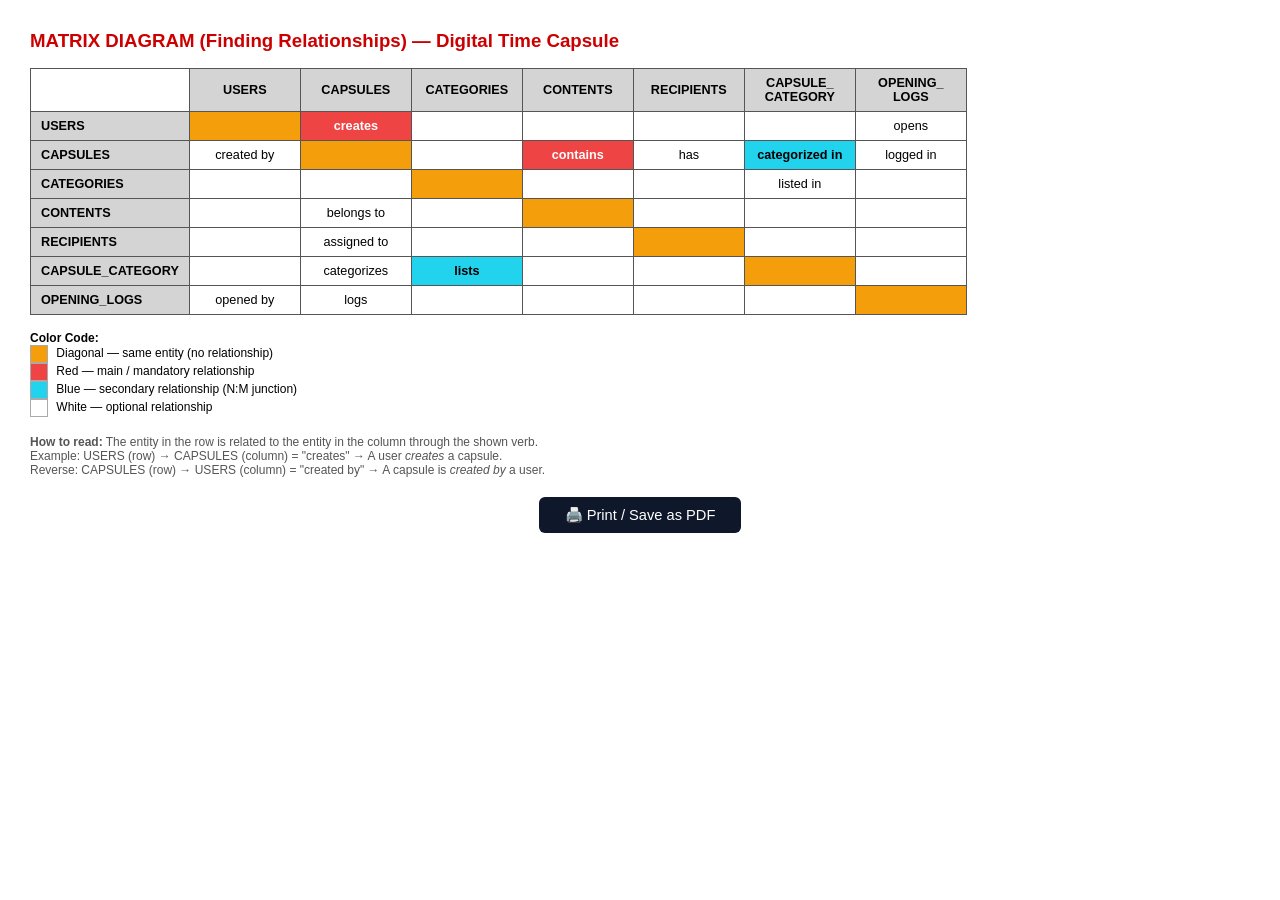
<file: matrix_diagram.html>
<!DOCTYPE html>
<html lang="tr">
<head>
<meta charset="UTF-8">
<title>Matrix Diagram — Dijital Zaman Kapsülü</title>
<style>
  body { font-family: Arial, sans-serif; margin: 30px; background: #fff; }
  h2 { color: #cc0000; font-size: 14pt; margin-bottom: 16px; }
  table { border-collapse: collapse; font-size: 9.5pt; }
  th, td { border: 1.5px solid #555; padding: 7px 10px; text-align: center; min-width: 90px; }

  /* Header row / col */
  .h-num  { background: #fff; font-weight: bold; }
  .h-name { background: #d4d4d4; font-weight: bold; }
  .h-central { background: #d4d4d4; font-weight: bold; color: #cc0000; }

  /* Diagonal (same entity) */
  .diag { background: #f59e0b; }

  /* Normal relationship cell */
  .rel { background: #fff; }

  /* Important relationship (red bg) */
  .rel-red { background: #ef4444; color: #fff; font-weight: bold; }

  /* Secondary relationship (cyan bg) */
  .rel-cyan { background: #22d3ee; font-weight: bold; }

  /* Central entity row — strikethrough */
  .central-row td { text-decoration: line-through; color: #cc0000; font-weight: bold; }
  .central-row td.diag { text-decoration: none; color: #000; }
  .central-row td.empty { text-decoration: none; }

  /* Row headers */
  .row-num  { background: #fff; font-weight: bold; }
  .row-name { background: #d4d4d4; font-weight: bold; text-align: left; }
  .row-name-central { background: #d4d4d4; font-weight: bold; text-align: left; color: #cc0000; }

  .empty { background: #fff; }
  .note { font-size: 9pt; color: #555; margin-top: 18px; }
  .legend { margin-top: 16px; font-size: 9pt; }
  .legend span { display: inline-block; width: 16px; height: 16px; margin-right: 5px; vertical-align: middle; border: 1px solid #aaa; }
</style>
</head>
<body>

<h2>MATRIX DIAGRAM (Finding Relationships) — Digital Time Capsule</h2>

<table>
  <!-- HEADER ROW: Entity names only -->
  <tr>
    <td class="h-num"></td>
    <th class="h-name">USERS</th>
    <th class="h-name">CAPSULES</th>
    <th class="h-name">CATEGORIES</th>
    <th class="h-name">CONTENTS</th>
    <th class="h-name">RECIPIENTS</th>
    <th class="h-name">CAPSULE_<br>CATEGORY</th>
    <th class="h-name">OPENING_<br>LOGS</th>
  </tr>

  <!-- ROW 1: USERS -->
  <tr>
    <td class="row-name">USERS</td>
    <td class="diag"></td>
    <td class="rel-red">creates</td>
    <td class="empty"></td>
    <td class="empty"></td>
    <td class="empty"></td>
    <td class="empty"></td>
    <td class="rel">opens</td>
  </tr>

  <!-- ROW 2: CAPSULES -->
  <tr>
    <td class="row-name">CAPSULES</td>
    <td class="rel">created by</td>
    <td class="diag"></td>
    <td class="empty"></td>
    <td class="rel-red">contains</td>
    <td class="rel">has</td>
    <td class="rel-cyan">categorized in</td>
    <td class="rel">logged in</td>
  </tr>

  <!-- ROW 3: CATEGORIES -->
  <tr>
    <td class="row-name">CATEGORIES</td>
    <td class="empty"></td>
    <td class="empty"></td>
    <td class="diag"></td>
    <td class="empty"></td>
    <td class="empty"></td>
    <td class="rel">listed in</td>
    <td class="empty"></td>
  </tr>

  <!-- ROW 4: CONTENTS -->
  <tr>
    <td class="row-name">CONTENTS</td>
    <td class="empty"></td>
    <td class="rel">belongs to</td>
    <td class="empty"></td>
    <td class="diag"></td>
    <td class="empty"></td>
    <td class="empty"></td>
    <td class="empty"></td>
  </tr>

  <!-- ROW 5: RECIPIENTS -->
  <tr>
    <td class="row-name">RECIPIENTS</td>
    <td class="empty"></td>
    <td class="rel">assigned to</td>
    <td class="empty"></td>
    <td class="empty"></td>
    <td class="diag"></td>
    <td class="empty"></td>
    <td class="empty"></td>
  </tr>

  <!-- ROW 6: CAPSULE_CATEGORY -->
  <tr>
    <td class="row-name">CAPSULE_CATEGORY</td>
    <td class="empty"></td>
    <td class="rel">categorizes</td>
    <td class="rel-cyan">lists</td>
    <td class="empty"></td>
    <td class="empty"></td>
    <td class="diag"></td>
    <td class="empty"></td>
  </tr>

  <!-- ROW 7: OPENING_LOGS -->
  <tr>
    <td class="row-name">OPENING_LOGS</td>
    <td class="rel">opened by</td>
    <td class="rel">logs</td>
    <td class="empty"></td>
    <td class="empty"></td>
    <td class="empty"></td>
    <td class="empty"></td>
    <td class="diag"></td>
  </tr>
</table>

<div class="legend">
  <strong>Color Code:</strong><br>
  <span style="background:#f59e0b"></span> Diagonal — same entity (no relationship)<br>
  <span style="background:#ef4444"></span> Red — main / mandatory relationship<br>
  <span style="background:#22d3ee"></span> Blue — secondary relationship (N:M junction)<br>
  <span style="background:#fff;border:1px solid #aaa"></span> White — optional relationship
</div>

<p class="note">
  <strong>How to read:</strong> The entity in the row is related to the entity in the column through the shown verb.<br>
  Example: USERS (row) → CAPSULES (column) = "creates" → A user <em>creates</em> a capsule.<br>
  Reverse: CAPSULES (row) → USERS (column) = "created by" → A capsule is <em>created by</em> a user.
</p>

<p style="margin-top:20px;text-align:center" class="no-print">
  <button onclick="window.print()" style="background:#0f172a;color:#fff;border:none;padding:9px 26px;border-radius:6px;font-size:11pt;cursor:pointer">🖨️ Print / Save as PDF</button>
</p>

</body>
</html>
</file>
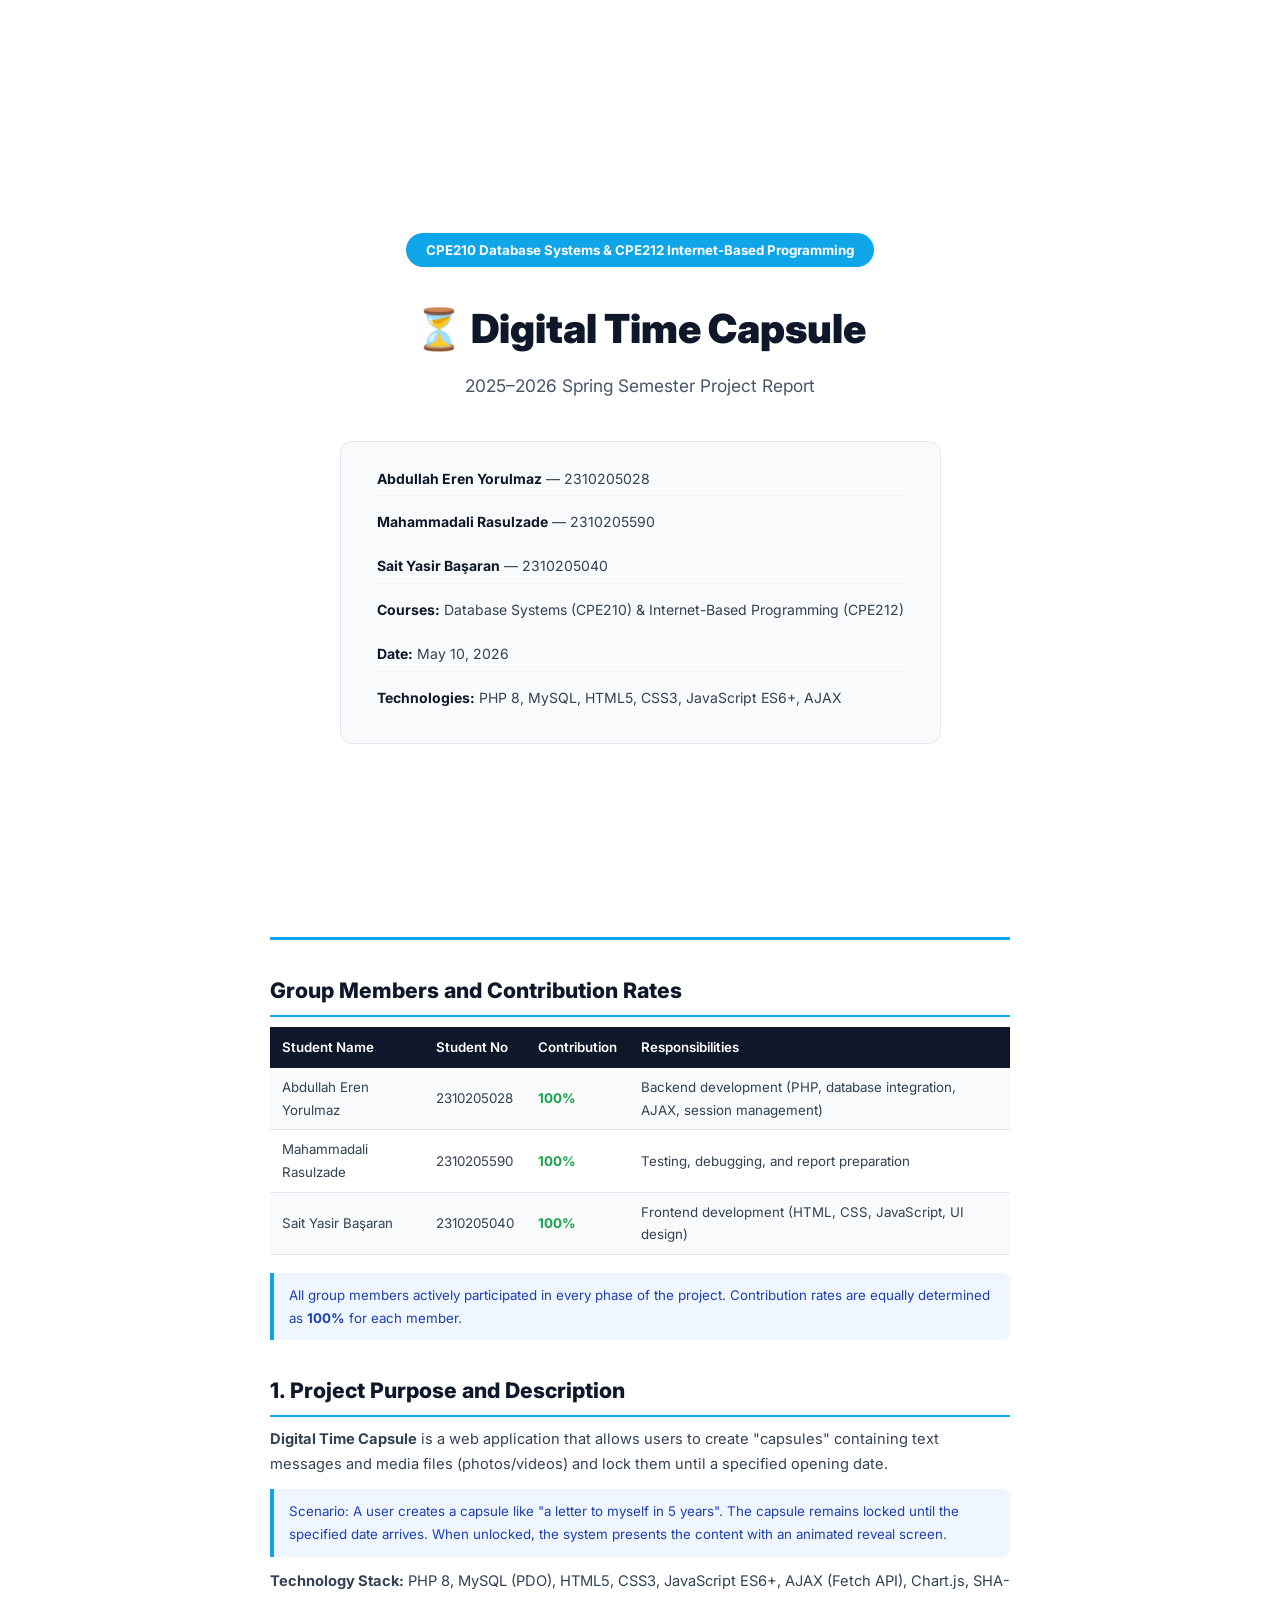
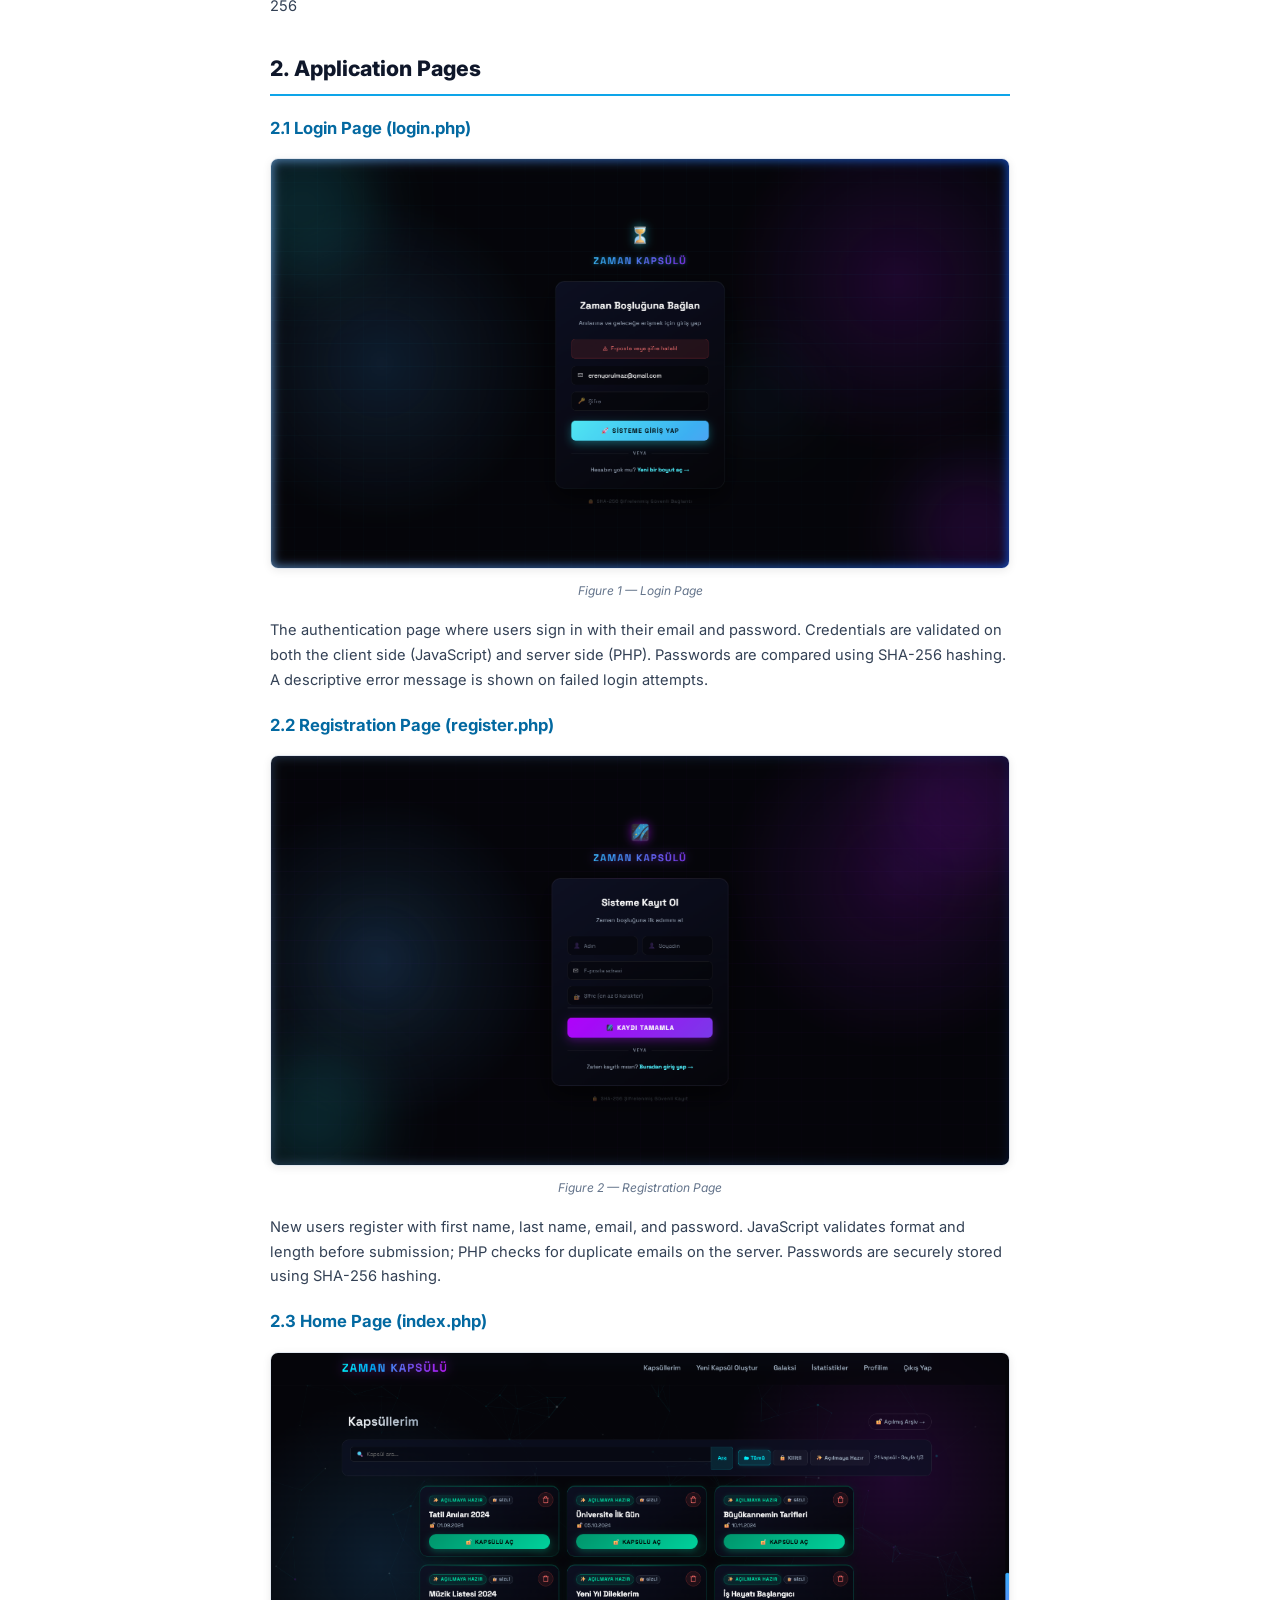
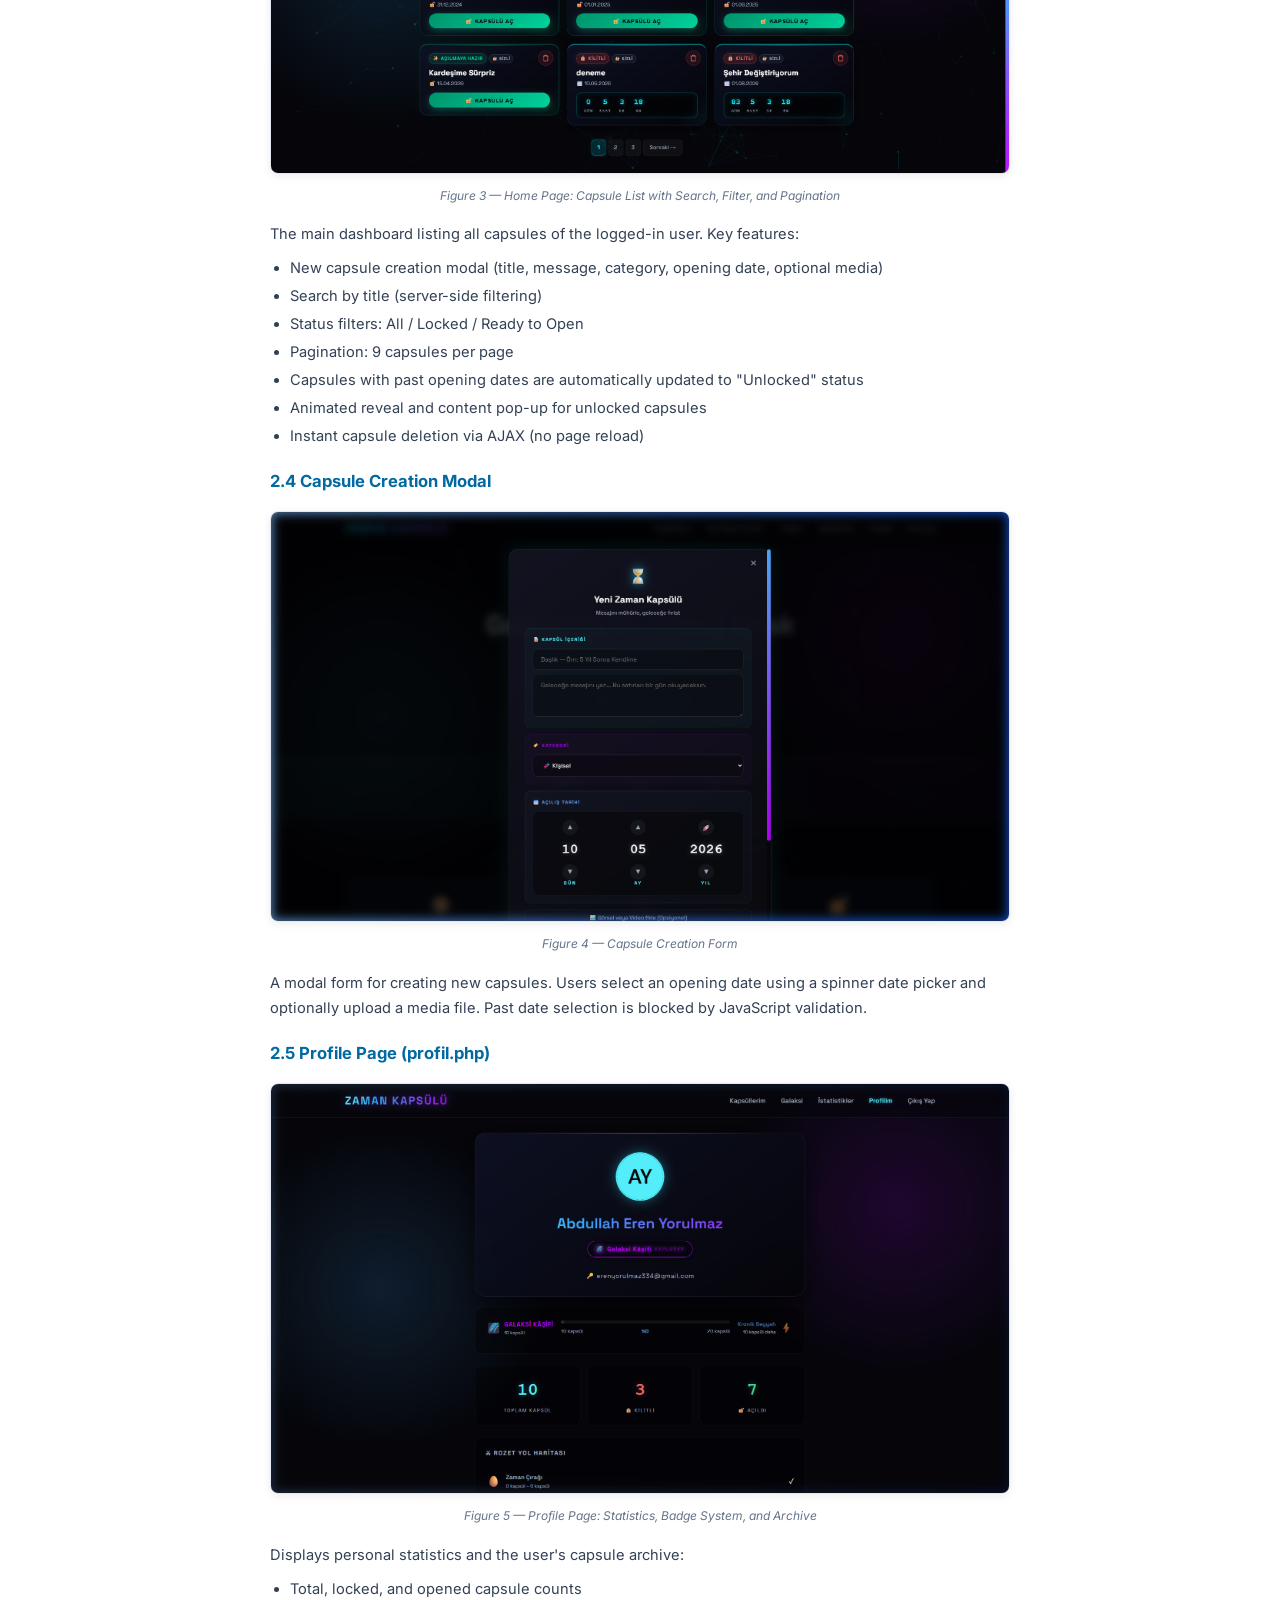
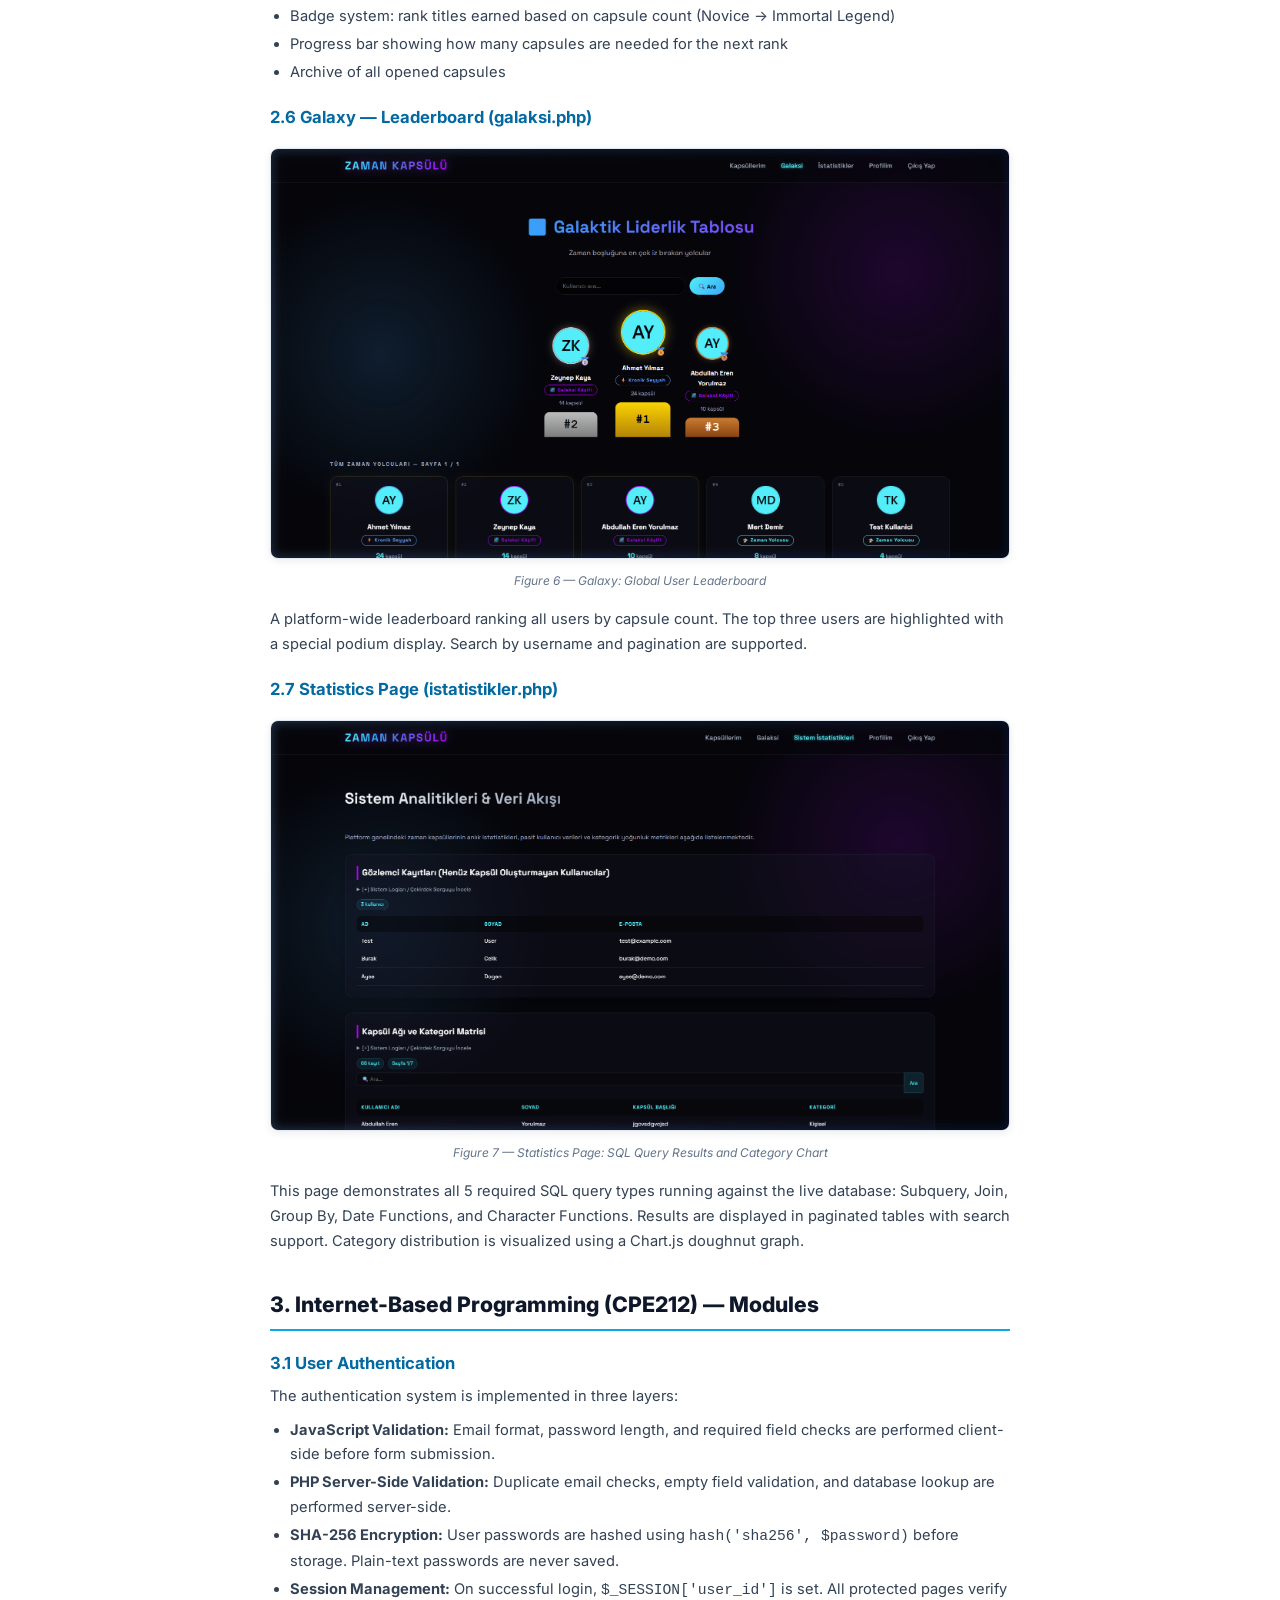
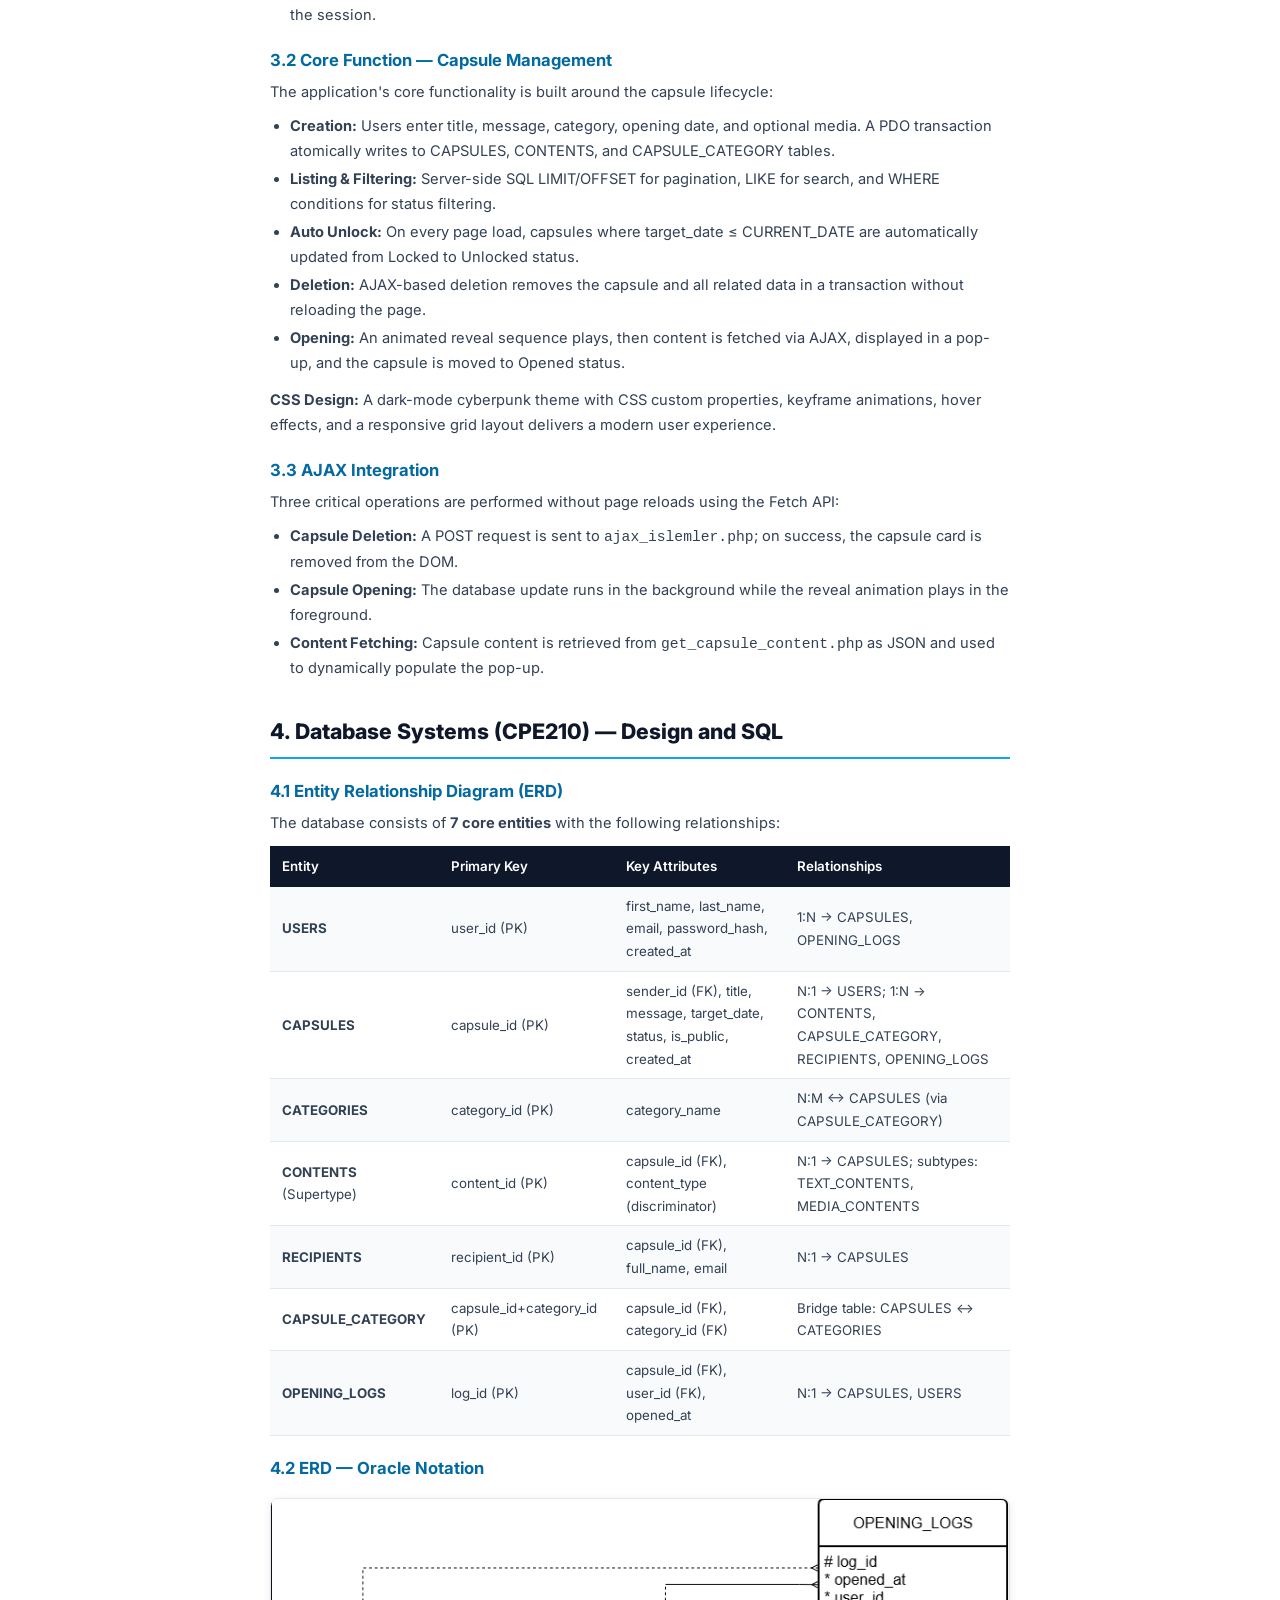
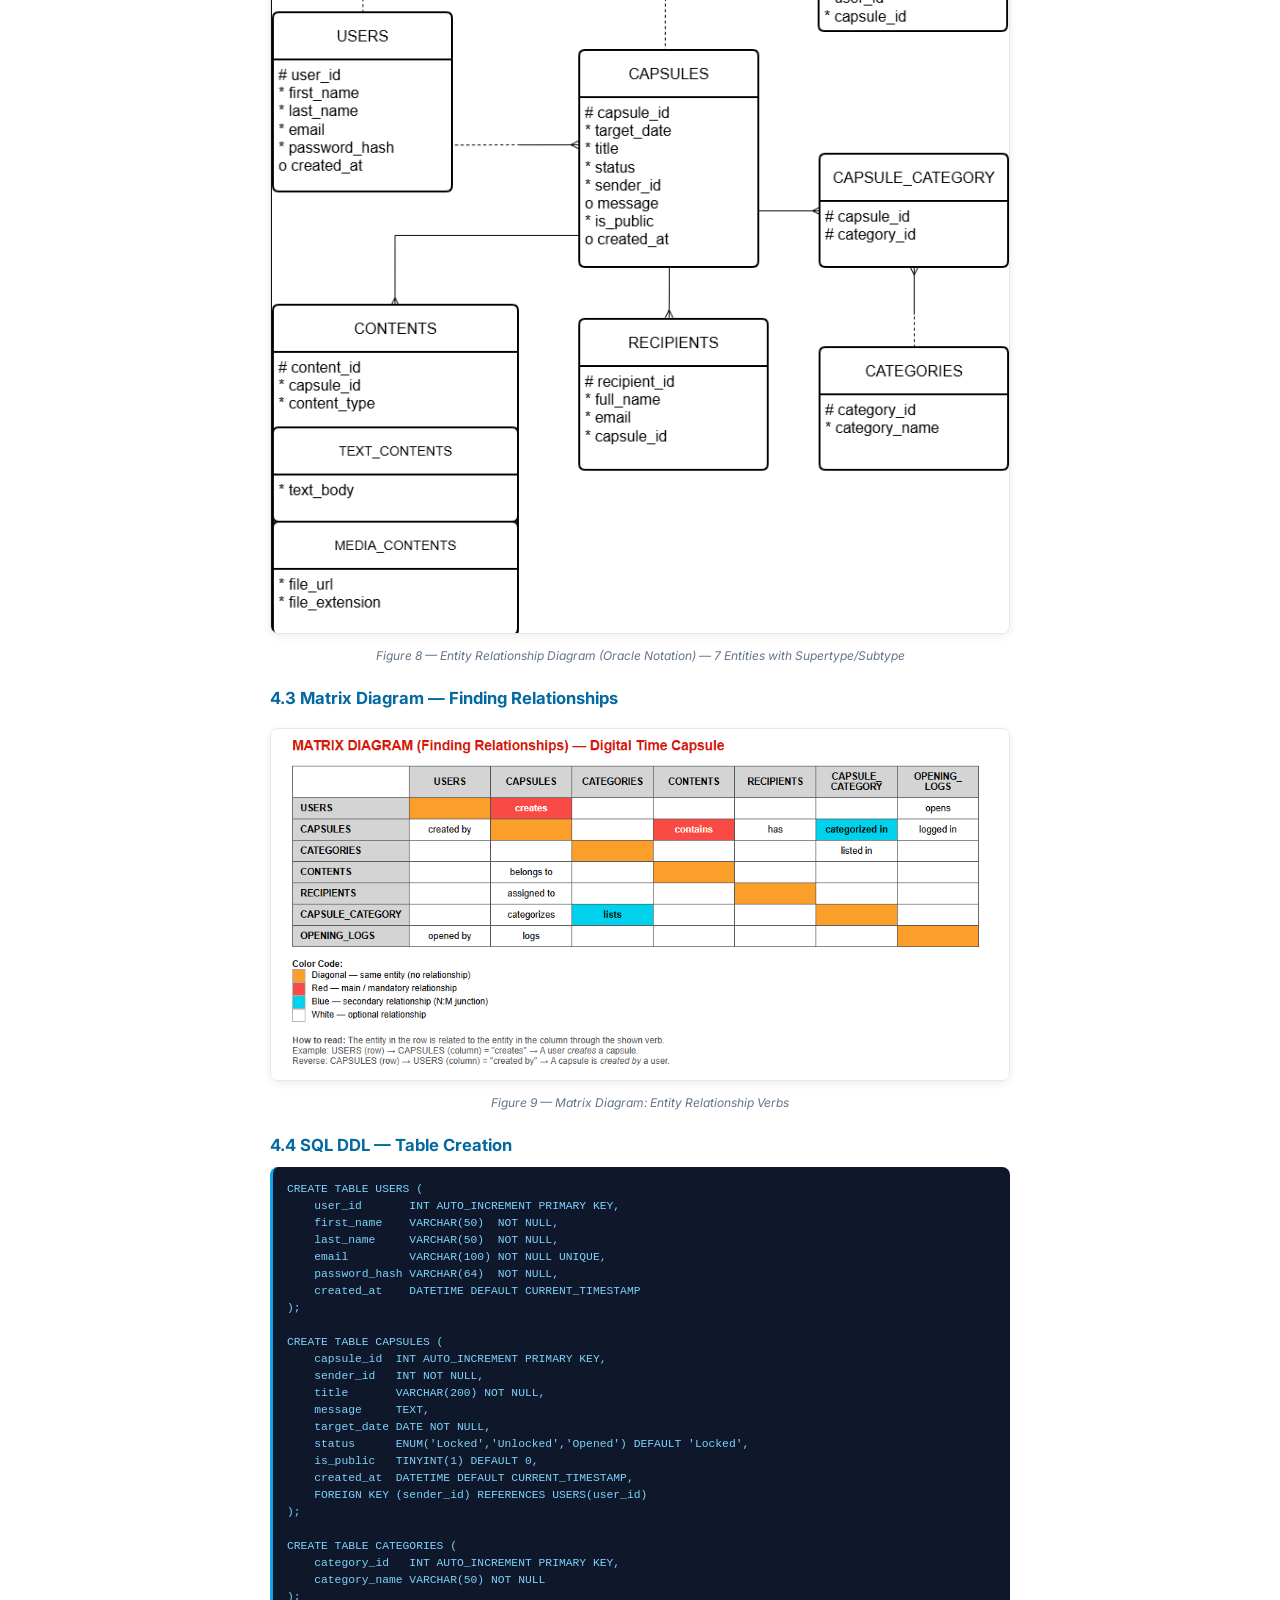
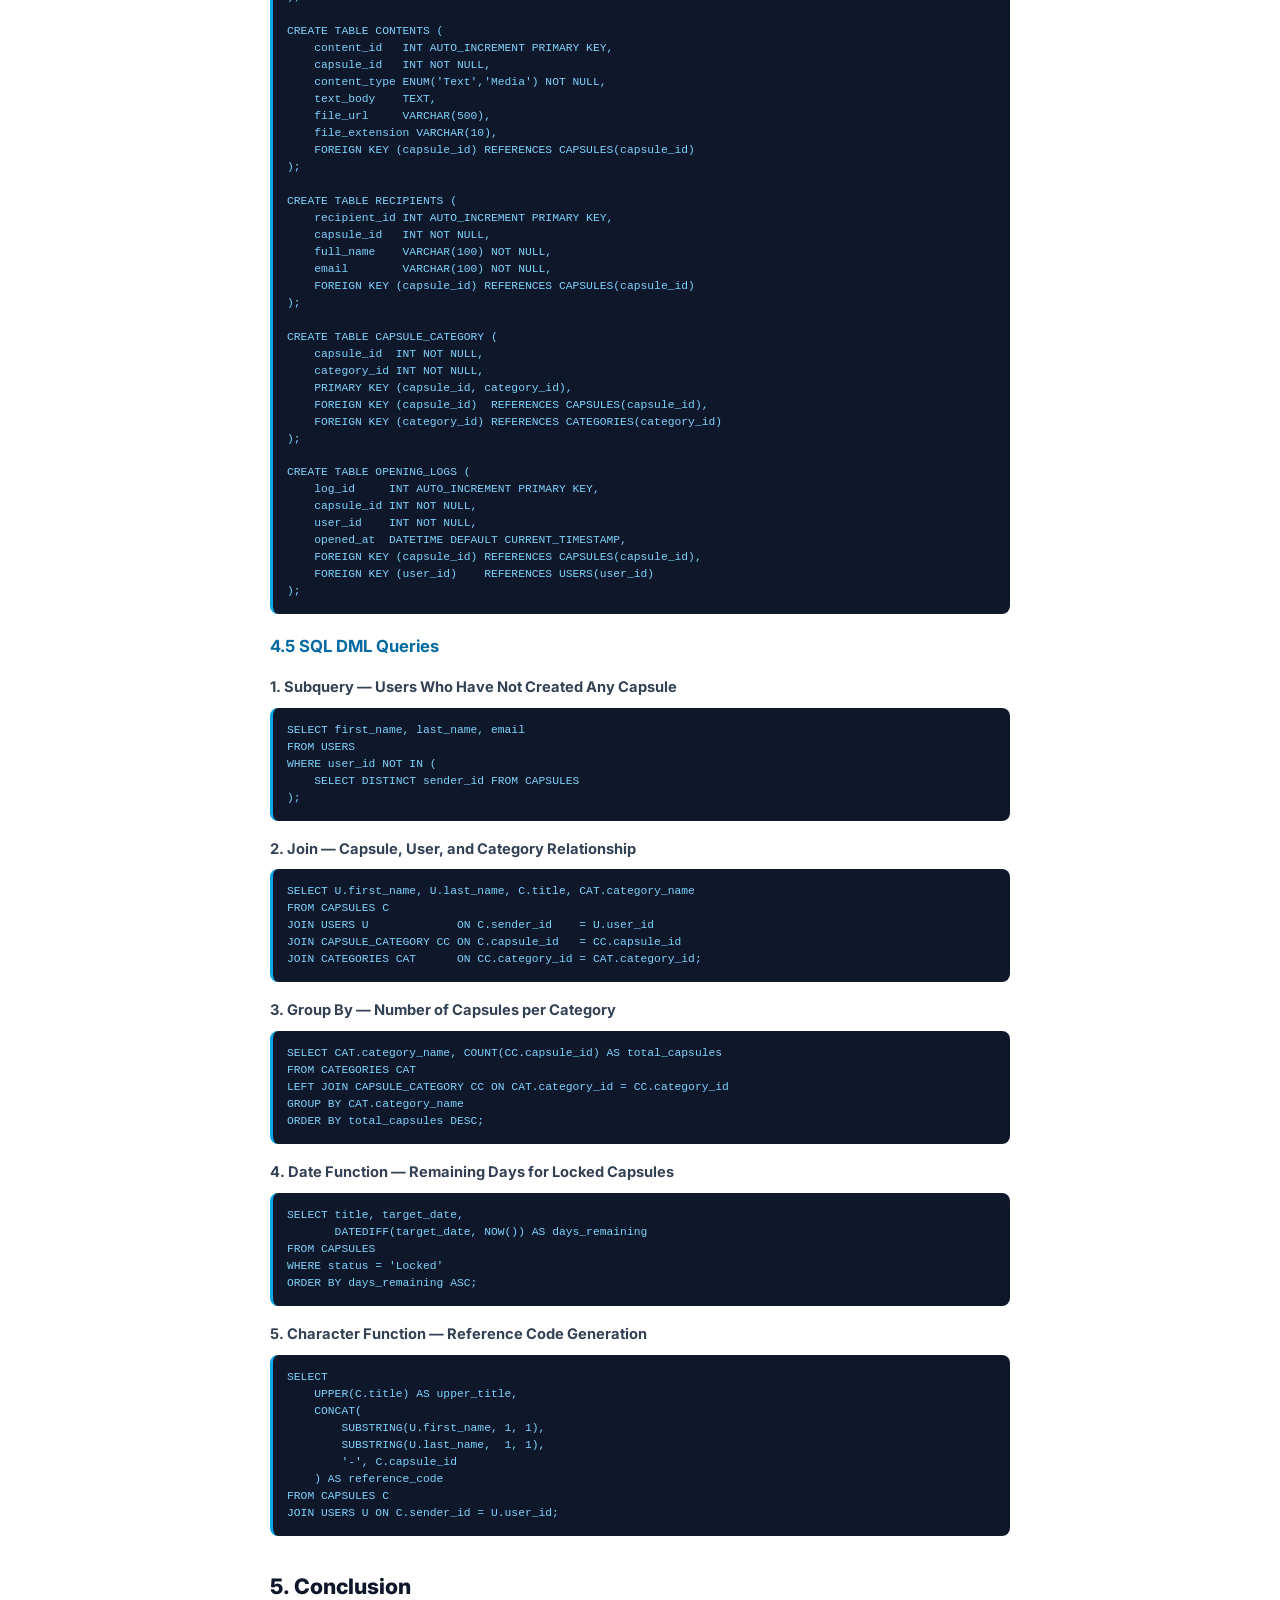
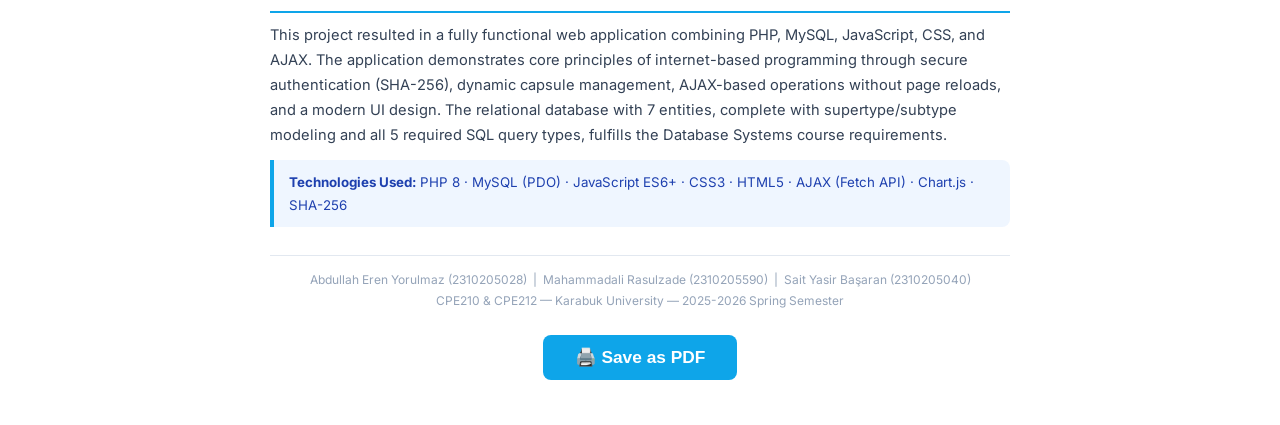
<file: rapor.html>
<!DOCTYPE html>
<html lang="en">
<head>
<meta charset="UTF-8">
<title>Digital Time Capsule — Project Report</title>
<style>
  @import url('https://fonts.googleapis.com/css2?family=Inter:wght@400;600;700;900&display=swap');
  *{margin:0;padding:0;box-sizing:border-box}
  body{font-family:'Inter',Arial,sans-serif;font-size:11pt;color:#1e293b;background:#fff;line-height:1.7}
  .page{max-width:820px;margin:0 auto;padding:40px}
  @media print {
    @page { size: A4; margin: 1.5cm 2cm; }
    body { background: #fff; font-size: 10.5pt; }
    .page { padding: 0; max-width: 100%; }
    .no-print { display: none !important; }
    .cover { page-break-after: always; height: 100vh; justify-content: center; border-bottom: none; }
    h2 { page-break-before: always; page-break-after: avoid; margin-top: 0; }
    h3, h4 { page-break-after: avoid; }
    img, table, pre, .box, .ss-cap { page-break-inside: avoid; }
    p, li { orphans: 3; widows: 3; }
  }
  .cover{text-align:center;padding:60px 40px;border-bottom:3px solid #0ea5e9;min-height:100vh;display:flex;flex-direction:column;justify-content:center;align-items:center}
  .cover-badge{background:#0ea5e9;color:#fff;padding:6px 20px;border-radius:20px;font-size:10pt;font-weight:700;margin-bottom:28px;display:inline-block}
  .cover h1{font-size:30pt;font-weight:900;color:#0f172a;margin-bottom:8px}
  .cover .sub{font-size:13pt;color:#475569;margin-bottom:40px}
  .cover-info{background:#f8fafc;border:1px solid #e2e8f0;border-radius:12px;padding:20px 36px;text-align:left;min-width:420px; page-break-inside: avoid;}
  .cover-info p{padding:5px 0;border-bottom:1px solid #f1f5f9;font-size:10.5pt;color:#334155}
  .cover-info p:last-child{border:none}
  .cover-info strong{color:#0f172a}
  h2{font-size:16pt;font-weight:800;color:#0f172a;margin:32px 0 10px;padding-bottom:7px;border-bottom:2.5px solid #0ea5e9}
  h3{font-size:12.5pt;font-weight:700;color:#0369a1;margin:18px 0 6px}
  h4{font-size:11pt;font-weight:700;color:#334155;margin:14px 0 5px}
  p{margin-bottom:9px;color:#334155}
  ul{margin:6px 0 12px 20px;color:#334155}
  li{margin-bottom:3px}
  pre{background:#0f172a;color:#7dd3fc;padding:14px;border-radius:8px;font-size:8.5pt;overflow-x:auto;margin:8px 0 16px;border-left:3px solid #0ea5e9;line-height:1.5;white-space:pre-wrap; page-break-inside: avoid;}
  .ss{width:100%;border-radius:8px;border:1px solid #e2e8f0;margin:10px 0 4px;box-shadow:0 2px 8px rgba(0,0,0,0.08); page-break-inside: avoid;}
  .ss-cap{text-align:center;font-size:9pt;color:#64748b;margin-bottom:16px;font-style:italic; page-break-inside: avoid;}
  table{width:100%;border-collapse:collapse;margin:10px 0 18px;font-size:10pt; page-break-inside: avoid;}
  th{background:#0f172a;color:#fff;padding:9px 12px;text-align:left;font-weight:600}
  td{padding:8px 12px;border-bottom:1px solid #e2e8f0;color:#334155}
  tr:nth-child(even) td{background:#f8fafc}
  .box{background:#eff6ff;border-left:4px solid #0ea5e9;padding:11px 15px;border-radius:0 8px 8px 0;margin:12px 0;font-size:10pt;color:#1e40af; page-break-inside: avoid;}
  .green{color:#16a34a;font-weight:700}
</style>
</head>
<body><div class="page">

<!-- COVER -->
<div class="cover">
  <span class="cover-badge">CPE210 Database Systems &amp; CPE212 Internet-Based Programming</span>
  <h1>⏳ Digital Time Capsule</h1>
  <p class="sub">2025–2026 Spring Semester Project Report</p>
  <div class="cover-info">
    <p><strong>Abdullah Eren Yorulmaz</strong> — 2310205028</p>
    <p><strong>Mahammadali Rasulzade</strong> — 2310205590</p>
    <p><strong>Sait Yasir Başaran</strong> — 2310205040</p>
    <p><strong>Courses:</strong> Database Systems (CPE210) &amp; Internet-Based Programming (CPE212)</p>
    <p><strong>Date:</strong> May 10, 2026</p>
    <p><strong>Technologies:</strong> PHP 8, MySQL, HTML5, CSS3, JavaScript ES6+, AJAX</p>
  </div>
</div>

<!-- GROUP CONTRIBUTIONS -->
<h2>Group Members and Contribution Rates</h2>
<table>
  <tr><th>Student Name</th><th>Student No</th><th>Contribution</th><th>Responsibilities</th></tr>
  <tr><td>Abdullah Eren Yorulmaz</td><td>2310205028</td><td class="green">100%</td><td>Backend development (PHP, database integration, AJAX, session management)</td></tr>
  <tr><td>Mahammadali Rasulzade</td><td>2310205590</td><td class="green">100%</td><td>Testing, debugging, and report preparation</td></tr>
  <tr><td>Sait Yasir Başaran</td><td>2310205040</td><td class="green">100%</td><td>Frontend development (HTML, CSS, JavaScript, UI design)</td></tr>
</table>
<div class="box">All group members actively participated in every phase of the project. Contribution rates are equally determined as <strong>100%</strong> for each member.</div>

<!-- 1. PROJECT PURPOSE -->
<h2>1. Project Purpose and Description</h2>
<p><strong>Digital Time Capsule</strong> is a web application that allows users to create "capsules" containing text messages and media files (photos/videos) and lock them until a specified opening date.</p>
<div class="box">Scenario: A user creates a capsule like "a letter to myself in 5 years". The capsule remains locked until the specified date arrives. When unlocked, the system presents the content with an animated reveal screen.</div>
<p><strong>Technology Stack:</strong> PHP 8, MySQL (PDO), HTML5, CSS3, JavaScript ES6+, AJAX (Fetch API), Chart.js, SHA-256</p>

<!-- 2. APPLICATION PAGES -->
<h2>2. Application Pages</h2>

<h3>2.1 Login Page (login.php)</h3>
<img src="login_page_1778340412896.png" class="ss" alt="Login Page">
<p class="ss-cap">Figure 1 — Login Page</p>
<p>The authentication page where users sign in with their email and password. Credentials are validated on both the client side (JavaScript) and server side (PHP). Passwords are compared using SHA-256 hashing. A descriptive error message is shown on failed login attempts.</p>

<h3>2.2 Registration Page (register.php)</h3>
<img src="register_page_final_1778340905952.png" class="ss" alt="Register Page">
<p class="ss-cap">Figure 2 — Registration Page</p>
<p>New users register with first name, last name, email, and password. JavaScript validates format and length before submission; PHP checks for duplicate emails on the server. Passwords are securely stored using SHA-256 hashing.</p>

<h3>2.3 Home Page (index.php)</h3>
<img src="custom_index.png" class="ss" alt="Home Page">
<p class="ss-cap">Figure 3 — Home Page: Capsule List with Search, Filter, and Pagination</p>
<p>The main dashboard listing all capsules of the logged-in user. Key features:</p>
<ul>
  <li>New capsule creation modal (title, message, category, opening date, optional media)</li>
  <li>Search by title (server-side filtering)</li>
  <li>Status filters: All / Locked / Ready to Open</li>
  <li>Pagination: 9 capsules per page</li>
  <li>Capsules with past opening dates are automatically updated to "Unlocked" status</li>
  <li>Animated reveal and content pop-up for unlocked capsules</li>
  <li>Instant capsule deletion via AJAX (no page reload)</li>
</ul>

<h3>2.4 Capsule Creation Modal</h3>
<img src="create_modal_top_1778340978277.png" class="ss" alt="Create Modal">
<p class="ss-cap">Figure 4 — Capsule Creation Form</p>
<p>A modal form for creating new capsules. Users select an opening date using a spinner date picker and optionally upload a media file. Past date selection is blocked by JavaScript validation.</p>

<h3>2.5 Profile Page (profil.php)</h3>
<img src="profil_page_1778340874651.png" class="ss" alt="Profile Page">
<p class="ss-cap">Figure 5 — Profile Page: Statistics, Badge System, and Archive</p>
<p>Displays personal statistics and the user's capsule archive:</p>
<ul>
  <li>Total, locked, and opened capsule counts</li>
  <li>Badge system: rank titles earned based on capsule count (Novice → Immortal Legend)</li>
  <li>Progress bar showing how many capsules are needed for the next rank</li>
  <li>Archive of all opened capsules</li>
</ul>

<h3>2.6 Galaxy — Leaderboard (galaksi.php)</h3>
<img src="galaksi_page_1778340883508.png" class="ss" alt="Galaxy Page">
<p class="ss-cap">Figure 6 — Galaxy: Global User Leaderboard</p>
<p>A platform-wide leaderboard ranking all users by capsule count. The top three users are highlighted with a special podium display. Search by username and pagination are supported.</p>

<h3>2.7 Statistics Page (istatistikler.php)</h3>
<img src="istatistikler_page_retry_1778340866938.png" class="ss" alt="Statistics Page">
<p class="ss-cap">Figure 7 — Statistics Page: SQL Query Results and Category Chart</p>
<p>This page demonstrates all 5 required SQL query types running against the live database: Subquery, Join, Group By, Date Functions, and Character Functions. Results are displayed in paginated tables with search support. Category distribution is visualized using a Chart.js doughnut graph.</p>

<!-- 3. IBP -->
<h2>3. Internet-Based Programming (CPE212) — Modules</h2>

<h3>3.1 User Authentication</h3>
<p>The authentication system is implemented in three layers:</p>
<ul>
  <li><strong>JavaScript Validation:</strong> Email format, password length, and required field checks are performed client-side before form submission.</li>
  <li><strong>PHP Server-Side Validation:</strong> Duplicate email checks, empty field validation, and database lookup are performed server-side.</li>
  <li><strong>SHA-256 Encryption:</strong> User passwords are hashed using <code>hash('sha256', $password)</code> before storage. Plain-text passwords are never saved.</li>
  <li><strong>Session Management:</strong> On successful login, <code>$_SESSION['user_id']</code> is set. All protected pages verify the session.</li>
</ul>

<h3>3.2 Core Function — Capsule Management</h3>
<p>The application's core functionality is built around the capsule lifecycle:</p>
<ul>
  <li><strong>Creation:</strong> Users enter title, message, category, opening date, and optional media. A PDO transaction atomically writes to CAPSULES, CONTENTS, and CAPSULE_CATEGORY tables.</li>
  <li><strong>Listing &amp; Filtering:</strong> Server-side SQL LIMIT/OFFSET for pagination, LIKE for search, and WHERE conditions for status filtering.</li>
  <li><strong>Auto Unlock:</strong> On every page load, capsules where target_date ≤ CURRENT_DATE are automatically updated from Locked to Unlocked status.</li>
  <li><strong>Deletion:</strong> AJAX-based deletion removes the capsule and all related data in a transaction without reloading the page.</li>
  <li><strong>Opening:</strong> An animated reveal sequence plays, then content is fetched via AJAX, displayed in a pop-up, and the capsule is moved to Opened status.</li>
</ul>
<p><strong>CSS Design:</strong> A dark-mode cyberpunk theme with CSS custom properties, keyframe animations, hover effects, and a responsive grid layout delivers a modern user experience.</p>

<h3>3.3 AJAX Integration</h3>
<p>Three critical operations are performed without page reloads using the Fetch API:</p>
<ul>
  <li><strong>Capsule Deletion:</strong> A POST request is sent to <code>ajax_islemler.php</code>; on success, the capsule card is removed from the DOM.</li>
  <li><strong>Capsule Opening:</strong> The database update runs in the background while the reveal animation plays in the foreground.</li>
  <li><strong>Content Fetching:</strong> Capsule content is retrieved from <code>get_capsule_content.php</code> as JSON and used to dynamically populate the pop-up.</li>
</ul>

<!-- 4. DATABASE SYSTEMS -->
<h2>4. Database Systems (CPE210) — Design and SQL</h2>

<h3>4.1 Entity Relationship Diagram (ERD)</h3>
<p>The database consists of <strong>7 core entities</strong> with the following relationships:</p>
<table>
  <tr><th>Entity</th><th>Primary Key</th><th>Key Attributes</th><th>Relationships</th></tr>
  <tr><td><strong>USERS</strong></td><td>user_id (PK)</td><td>first_name, last_name, email, password_hash, created_at</td><td>1:N → CAPSULES, OPENING_LOGS</td></tr>
  <tr><td><strong>CAPSULES</strong></td><td>capsule_id (PK)</td><td>sender_id (FK), title, message, target_date, status, is_public, created_at</td><td>N:1 → USERS; 1:N → CONTENTS, CAPSULE_CATEGORY, RECIPIENTS, OPENING_LOGS</td></tr>
  <tr><td><strong>CATEGORIES</strong></td><td>category_id (PK)</td><td>category_name</td><td>N:M ↔ CAPSULES (via CAPSULE_CATEGORY)</td></tr>
  <tr><td><strong>CONTENTS</strong> (Supertype)</td><td>content_id (PK)</td><td>capsule_id (FK), content_type (discriminator)</td><td>N:1 → CAPSULES; subtypes: TEXT_CONTENTS, MEDIA_CONTENTS</td></tr>
  <tr><td><strong>RECIPIENTS</strong></td><td>recipient_id (PK)</td><td>capsule_id (FK), full_name, email</td><td>N:1 → CAPSULES</td></tr>
  <tr><td><strong>CAPSULE_CATEGORY</strong></td><td>capsule_id+category_id (PK)</td><td>capsule_id (FK), category_id (FK)</td><td>Bridge table: CAPSULES ↔ CATEGORIES</td></tr>
  <tr><td><strong>OPENING_LOGS</strong></td><td>log_id (PK)</td><td>capsule_id (FK), user_id (FK), opened_at</td><td>N:1 → CAPSULES, USERS</td></tr>
</table>

<h3>4.2 ERD — Oracle Notation</h3>
<img src="custom_erd.png" class="ss" alt="ERD Diagram">
<p class="ss-cap">Figure 8 — Entity Relationship Diagram (Oracle Notation) — 7 Entities with Supertype/Subtype</p>

<h3>4.3 Matrix Diagram — Finding Relationships</h3>
<img src="custom_matrix.png" class="ss" alt="Matrix Diagram">
<p class="ss-cap">Figure 9 — Matrix Diagram: Entity Relationship Verbs</p>

<h3>4.4 SQL DDL — Table Creation</h3>
<pre>CREATE TABLE USERS (
    user_id       INT AUTO_INCREMENT PRIMARY KEY,
    first_name    VARCHAR(50)  NOT NULL,
    last_name     VARCHAR(50)  NOT NULL,
    email         VARCHAR(100) NOT NULL UNIQUE,
    password_hash VARCHAR(64)  NOT NULL,
    created_at    DATETIME DEFAULT CURRENT_TIMESTAMP
);

CREATE TABLE CAPSULES (
    capsule_id  INT AUTO_INCREMENT PRIMARY KEY,
    sender_id   INT NOT NULL,
    title       VARCHAR(200) NOT NULL,
    message     TEXT,
    target_date DATE NOT NULL,
    status      ENUM('Locked','Unlocked','Opened') DEFAULT 'Locked',
    is_public   TINYINT(1) DEFAULT 0,
    created_at  DATETIME DEFAULT CURRENT_TIMESTAMP,
    FOREIGN KEY (sender_id) REFERENCES USERS(user_id)
);

CREATE TABLE CATEGORIES (
    category_id   INT AUTO_INCREMENT PRIMARY KEY,
    category_name VARCHAR(50) NOT NULL
);

CREATE TABLE CONTENTS (
    content_id   INT AUTO_INCREMENT PRIMARY KEY,
    capsule_id   INT NOT NULL,
    content_type ENUM('Text','Media') NOT NULL,
    text_body    TEXT,
    file_url     VARCHAR(500),
    file_extension VARCHAR(10),
    FOREIGN KEY (capsule_id) REFERENCES CAPSULES(capsule_id)
);

CREATE TABLE RECIPIENTS (
    recipient_id INT AUTO_INCREMENT PRIMARY KEY,
    capsule_id   INT NOT NULL,
    full_name    VARCHAR(100) NOT NULL,
    email        VARCHAR(100) NOT NULL,
    FOREIGN KEY (capsule_id) REFERENCES CAPSULES(capsule_id)
);

CREATE TABLE CAPSULE_CATEGORY (
    capsule_id  INT NOT NULL,
    category_id INT NOT NULL,
    PRIMARY KEY (capsule_id, category_id),
    FOREIGN KEY (capsule_id)  REFERENCES CAPSULES(capsule_id),
    FOREIGN KEY (category_id) REFERENCES CATEGORIES(category_id)
);

CREATE TABLE OPENING_LOGS (
    log_id     INT AUTO_INCREMENT PRIMARY KEY,
    capsule_id INT NOT NULL,
    user_id    INT NOT NULL,
    opened_at  DATETIME DEFAULT CURRENT_TIMESTAMP,
    FOREIGN KEY (capsule_id) REFERENCES CAPSULES(capsule_id),
    FOREIGN KEY (user_id)    REFERENCES USERS(user_id)
);</pre>

<h3>4.5 SQL DML Queries</h3>

<h4>1. Subquery — Users Who Have Not Created Any Capsule</h4>
<pre>SELECT first_name, last_name, email
FROM USERS
WHERE user_id NOT IN (
    SELECT DISTINCT sender_id FROM CAPSULES
);</pre>

<h4>2. Join — Capsule, User, and Category Relationship</h4>
<pre>SELECT U.first_name, U.last_name, C.title, CAT.category_name
FROM CAPSULES C
JOIN USERS U             ON C.sender_id    = U.user_id
JOIN CAPSULE_CATEGORY CC ON C.capsule_id   = CC.capsule_id
JOIN CATEGORIES CAT      ON CC.category_id = CAT.category_id;</pre>

<h4>3. Group By — Number of Capsules per Category</h4>
<pre>SELECT CAT.category_name, COUNT(CC.capsule_id) AS total_capsules
FROM CATEGORIES CAT
LEFT JOIN CAPSULE_CATEGORY CC ON CAT.category_id = CC.category_id
GROUP BY CAT.category_name
ORDER BY total_capsules DESC;</pre>

<h4>4. Date Function — Remaining Days for Locked Capsules</h4>
<pre>SELECT title, target_date,
       DATEDIFF(target_date, NOW()) AS days_remaining
FROM CAPSULES
WHERE status = 'Locked'
ORDER BY days_remaining ASC;</pre>

<h4>5. Character Function — Reference Code Generation</h4>
<pre>SELECT
    UPPER(C.title) AS upper_title,
    CONCAT(
        SUBSTRING(U.first_name, 1, 1),
        SUBSTRING(U.last_name,  1, 1),
        '-', C.capsule_id
    ) AS reference_code
FROM CAPSULES C
JOIN USERS U ON C.sender_id = U.user_id;</pre>

<!-- 5. CONCLUSION -->
<h2>5. Conclusion</h2>
<p>This project resulted in a fully functional web application combining PHP, MySQL, JavaScript, CSS, and AJAX. The application demonstrates core principles of internet-based programming through secure authentication (SHA-256), dynamic capsule management, AJAX-based operations without page reloads, and a modern UI design. The relational database with 7 entities, complete with supertype/subtype modeling and all 5 required SQL query types, fulfills the Database Systems course requirements.</p>
<div class="box"><strong>Technologies Used:</strong> PHP 8 · MySQL (PDO) · JavaScript ES6+ · CSS3 · HTML5 · AJAX (Fetch API) · Chart.js · SHA-256</div>

<p style="margin-top:28px;text-align:center;color:#94a3b8;font-size:9pt;border-top:1px solid #e2e8f0;padding-top:14px">
  Abdullah Eren Yorulmaz (2310205028) &nbsp;|&nbsp; Mahammadali Rasulzade (2310205590) &nbsp;|&nbsp; Sait Yasir Başaran (2310205040)<br>
  CPE210 &amp; CPE212 — Karabuk University — 2025-2026 Spring Semester
</p>

<p class="no-print" style="margin-top:24px;text-align:center">
  <button onclick="window.print()" style="background:#0ea5e9;color:#fff;border:none;padding:12px 32px;border-radius:8px;font-size:13pt;cursor:pointer;font-weight:700">🖨️ Save as PDF</button>
</p>

</div></body></html>
</file>
